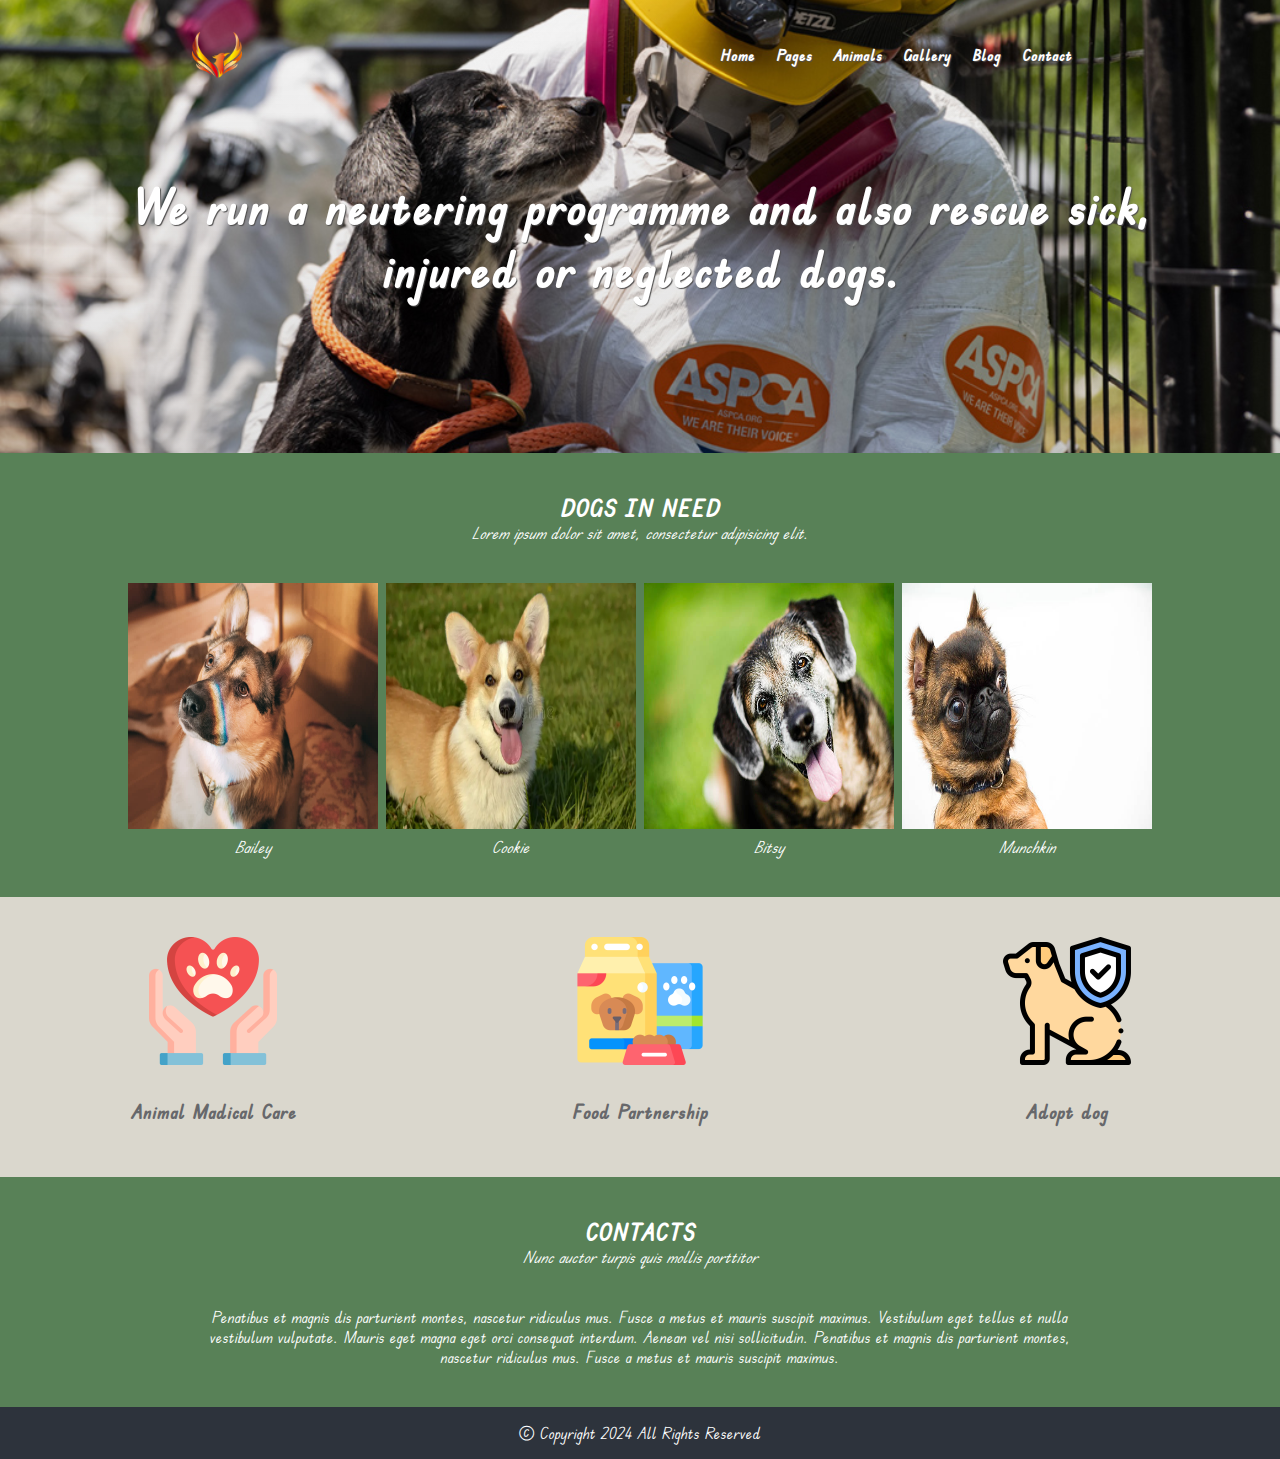
<file: ExamPreparation/02.AnimalRescue_Resources/index.html>
<!DOCTYPE html>
<html lang="en">

<head>
    <link rel="stylesheet" href="style.css">
    <link rel="stylesheet" href="responsive.css">
    <meta charset="UTF-8">
    <meta name="viewport" content="width=device-width, initial-scale=1.0">
    <meta http-equiv="X-UA-Compatible" content="ie=edge">
    <title>Animal Rescue</title>
</head>

<body>
    <header>
        <nav>
            <img src="./images/logo.png" alt="">
            <ul>
                <li><a href="#">Home</a></li>
                <li><a href="#">Pages</a></li>
                <li><a href="#">Animals</a></li>
                <li><a href="#">Gallery</a></li>
                <li><a href="#">Blog</a></li>
                <li><a href="#">Contact</a></li>
            </ul>
        </nav>
        <section class="header-title">
            <h1>We run a neutering programme and also rescue sick, injured or neglected dogs.</h1>
        </section>
    </header>
    <main>
        <section class="our-dogs">
            <div class="our-dogs-wrapper">
                <h3>DOGS IN NEED</h3>
                <p>Lorem ipsum dolor sit amet, consectetur adipisicing elit.</p>
                <ul>
                    <li>
                        <img src="./images/bailey.jpg" alt="pic">
                        <p>Bailey</p>
                    </li>
                    <li>
                        <img src="./images/cookie.webp" alt="pic">
                        <p>Cookie</p>
                    </li>
                    <li>
                        <img src="./images/bitsy.jpg" alt="pic">
                        <p>Bitsy</p>
                    </li>
                    <li>
                        <img src="./images/munckin.jpg" alt="pic">
                        <p>Munchkin</p>
                    </li>
                </ul>
            </div>
        </section>
        <section class="helpNeed">
            <ul>
                <li>
                    <img src="./images/animal-care.png">
                    <h4>Animal Madical Care</h4>

                </li>
                <li>
                    <img src="./images/pet-food.png">
                    <h4>Food Partnership</h4>
                </li>
                <li>
                    <img src="./images/dog.png">
                    <h4>Adopt dog</h4>
                </li>
            </ul>

        </section>
        <section class="contact">
            <h3>CONTACTS</h3>
            <p>Nunc auctor turpis quis mollis porttitor</p>
            <p>Penatibus et magnis dis parturient montes, nascetur ridiculus mus. Fusce a metus et mauris suscipit
                maximus. Vestibulum eget tellus et nulla vestibulum vulputate. Mauris eget magna eget orci consequat
                interdum. Aenean vel nisi sollicitudin. Penatibus et magnis dis parturient montes, nascetur ridiculus
                mus. Fusce a metus et mauris suscipit maximus.</p>
        </section>
    </main>
    <footer>
        <p>© Copyright 2024 All Rights Reserved</p>
    </footer>
</body>

</html>
</file>
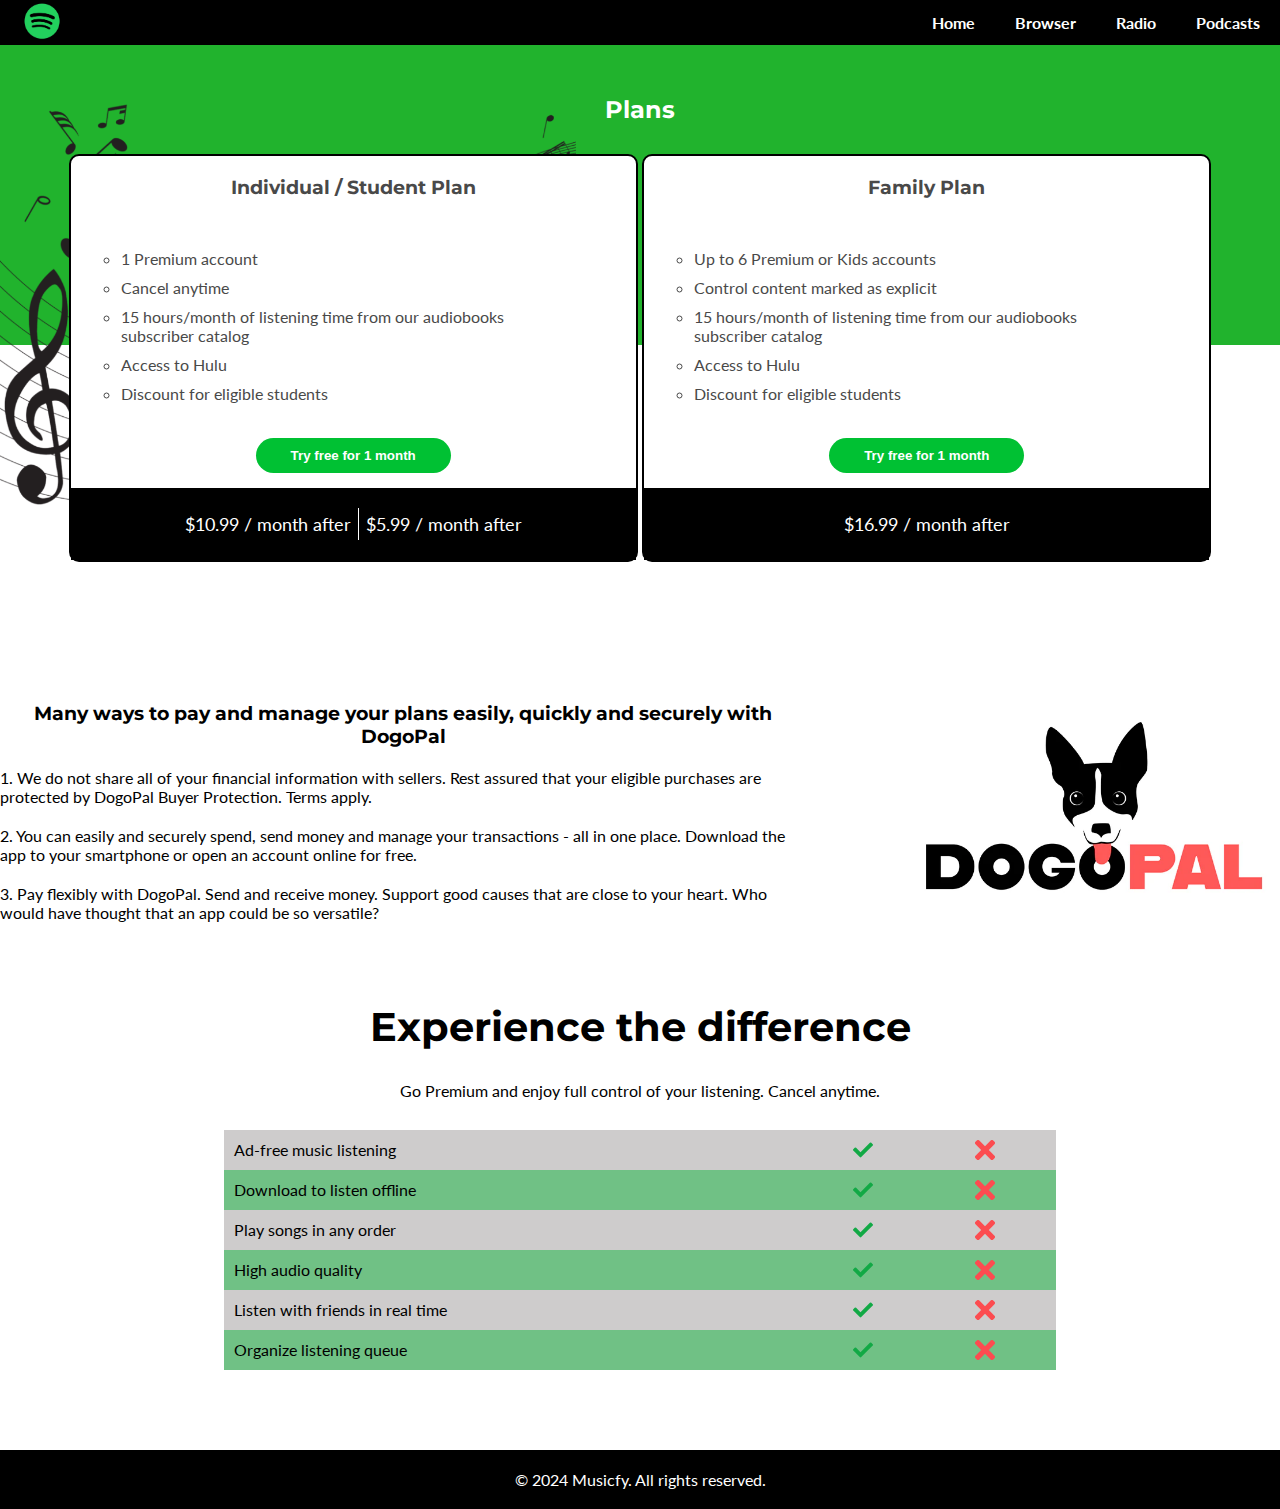
<file: ExamPreparation/03.Musicfy_Resources/index.html>
<!DOCTYPE html>
<html lang="en">
<head>
    <meta charset="UTF-8">
    <meta name="viewport" content="width=device-width, initial-scale=1.0">
    <title>Document</title>
    <link rel="stylesheet" href="style.css">
</head>
<body>
    <header>
        <div class="img-wrapper">
            <img src="./images/logo.jpeg" alt="logo">
        </div>
        <nav>
            <ul class="list-items">
            <li>Home</li>
            <li>Browser</li>
            <li>Radio</li>
            <li>Podcasts</li>
            </ul>
        </nav>
    </header>

    <main>
        <div class="img-wrapper">
            <img src="./images/music.png" alt="notes">
        </div>
        <h2>Plans</h2>

        <section class="taxes">
            <article class="taxes-card basic">
                <h3>Individual / Student Plan</h3>
                <ul>
                    <li>1 Premium account</li>
                    <li>Cancel anytime</li>
                    <li>15 hours/month of listening time from our audiobooks subscriber catalog</li>
                    <li>Access to Hulu</li>
                    <li>Discount for eligible students</li>
                </ul>

                <button>Try free for 1 month</button>
                <footer>
                    <div>
                        <p class="main-description">$10.99 / month after</p>
                    </div>
                    <div>
                        <p class="main-description">$5.99 / month after</p>
                    </div>
                </footer>
            </article>

            <article class="taxes-card professional">
                <h3>Family Plan</h3>
                <ul>
                    <li>Up to 6 Premium or Kids accounts</li>
                    <li>Control content marked as explicit</li>
                    <li>15 hours/month of listening time from our audiobooks subscriber catalog</li>
                    <li>Access to Hulu</li>
                    <li>Discount for eligible students</li>
                </ul>

                <button>Try free for 1 month</button>
                <footer>
                    <div>
                        <p class="main-description">$16.99 / month after</p>
                    </div>
                </footer>
            </article>
        </section>

        <section class="finnance">
            <article class="content">
                <h3>Many ways to pay and manage your plans easily, quickly and securely with DogoPal</h3>
                <p>1. We do not share all of your financial information with sellers. Rest assured that your eligible purchases are protected by DogoPal Buyer Protection. Terms apply.</p>
                <p>2. You can easily and securely spend, send money and manage your transactions - all in one place. Download the app to your smartphone or open an account online for free.</p>
                <p>3. Pay flexibly with DogoPal. Send and receive money. Support good causes that are close to your heart. Who would have thought that an app could be so versatile?</p>
            </article>
            <article class="post-img-wrapper">
                <img src="./images/dogopal.webp" alt="dog logo">
            </article>
        </section>

        <section class="diff-form">
            <h3>Experience the difference</h3>
            <p>Go Premium and enjoy full control of your listening. Cancel anytime.</p>
            <ul>
                <li>Ad-free music listening <span><img src="./images/check.svg" alt="check"><img src="./images/cross.svg" alt="cross"></span></li>
                <li>Download to listen offline <span><img src="./images/check.svg" alt="check"><img src="./images/cross.svg" alt="cross"></span></li>
                <li>Play songs in any order <span><img src="./images/check.svg" alt="check"><img src="./images/cross.svg" alt="cross"></span></li>
                <li>High audio quality <span><img src="./images/check.svg" alt="check"><img src="./images/cross.svg" alt="cross"></span></li>
                <li>Listen with friends in real time <span><img src="./images/check.svg" alt="check"><img src="./images/cross.svg" alt="cross"></span></li>
                <li>Organize listening queue <span><img src="./images/check.svg" alt="check"><img src="./images/cross.svg" alt="cross"></span></li>
            </ul>
        </section>
    </main>

    <footer>&copy; 2024 Musicfy. All rights reserved.</footer>
</body>
</html>
</file>
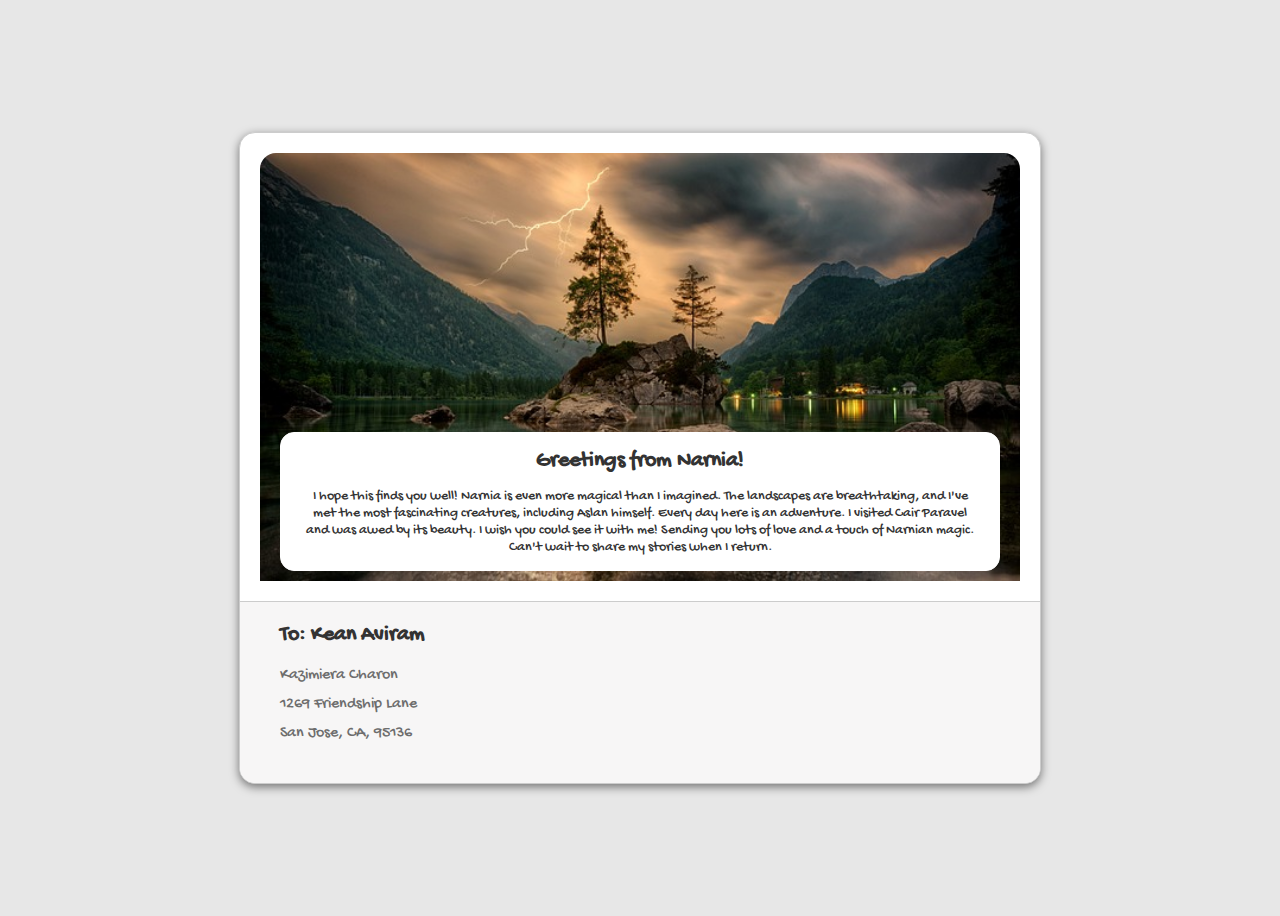
<file: ExamPreparation/01.Postcard_Resources/postcard.html>
<!DOCTYPE html>
<html lang="en">
<head>
    <meta charset="UTF-8">
    <meta name="viewport" content="width=device-width, initial-scale=1.0">
    <title>Document</title>
    <link rel="stylesheet" href="postcard.css">
</head>
<body>
    <div class="postcard">
        <div class="postcard-front">
            <img src="./images/nature.jpg" alt="nature image">
            <div class="message">
                <h1>Greetings from Narnia!</h1>
                <p>I hope this finds you well! Narnia is even more magical than I imagined. The landscapes are breathtaking, and I've met the most fascinating creatures, including Aslan himself. Every day here is an adventure. I visited Cair Paravel and was awed by its beauty. I wish you could see it with me! Sending you lots of love and a touch of Narnian magic. Can't wait to share my stories when I return.</p>
            
            </div>
        </div>
        <div class="postcard-back">
            <div class="address">
                <h2>To: Kean Aviram</h2>
                <p>Kazimiera Charon</p>
                <p>1269 Friendship Lane</p>
                <p>San Jose, CA, 95136</p>
            </div>
    </div>
</body>
</html>
</file>
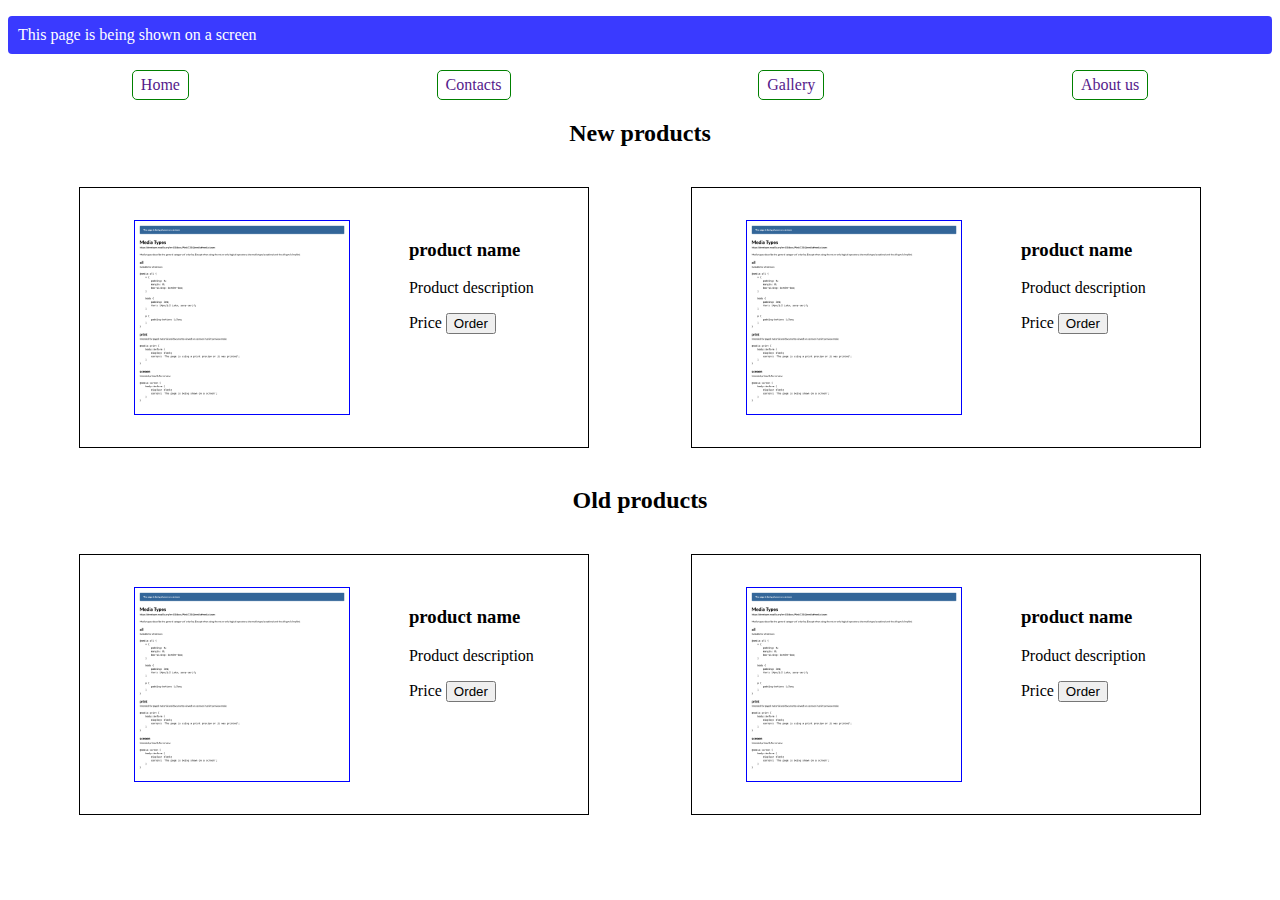
<file: ResponsiveWebDesign/Lab/01/media-types.html>
<!doctype html>
<html lang="en">
  <head>
    <meta charset="UTF-8" />
    <meta name="viewport" content="width=device-width, initial-scale=1.0" />
    <title>Document</title>
    <link rel="stylesheet" href="media-types.css" />
  </head>
  <body>
    <p class="banner">This page is being shown on a screen</p>

    <header>
      <nav class="top-nav">
        <ul>
          <li><a href="">Home</a></li>
          <li><a href="">Contacts</a></li>
          <li><a href="">Gallery</a></li>
          <li><a href="">About us</a></li>
        </ul>
      </nav>
    </header>

    <main>
      <h2>New products</h2>
      <section class="new-products items-ctr">
        <article class="item">
          <div class="img-ctr">
            <img src="./screenshot_[1200px].png" alt="some image">
          </div>
          <div class="text-ctr">
            <h3>product name</h3>
            <p>Product description</p>
            <span>Price</span>
            <button>Order</button>
          </div>
        </article>
        <article class="item">
          <div class="img-ctr">
            <img src="./screenshot_[1200px].png" alt="some image">
          </div>
          <div class="text-ctr">
            <h3>product name</h3>
            <p>Product description</p>
            <span>Price</span>
            <button>Order</button>
          </div>
        </article>
      </section>
      <h2>Old products</h2>
      <section class="old-products items-ctr">
        <article class="item">
          <div class="img-ctr">
            <img src="./screenshot_[1200px].png" alt="some image">
          </div>
          <div class="text-ctr">
            <h3>product name</h3>
            <p>Product description</p>
            <span>Price</span>
            <button>Order</button>
          </div>
        </article>
        <article class="item">
          <div class="img-ctr">
            <img src="./screenshot_[1200px].png" alt="some image">
          </div>
          <div class="text-ctr">
            <h3>product name</h3>
            <p>Product description</p>
            <span>Price</span>
            <button>Order</button>
          </div>
        </article>
      </section>
    </main>
  </body>
</html>
</file>
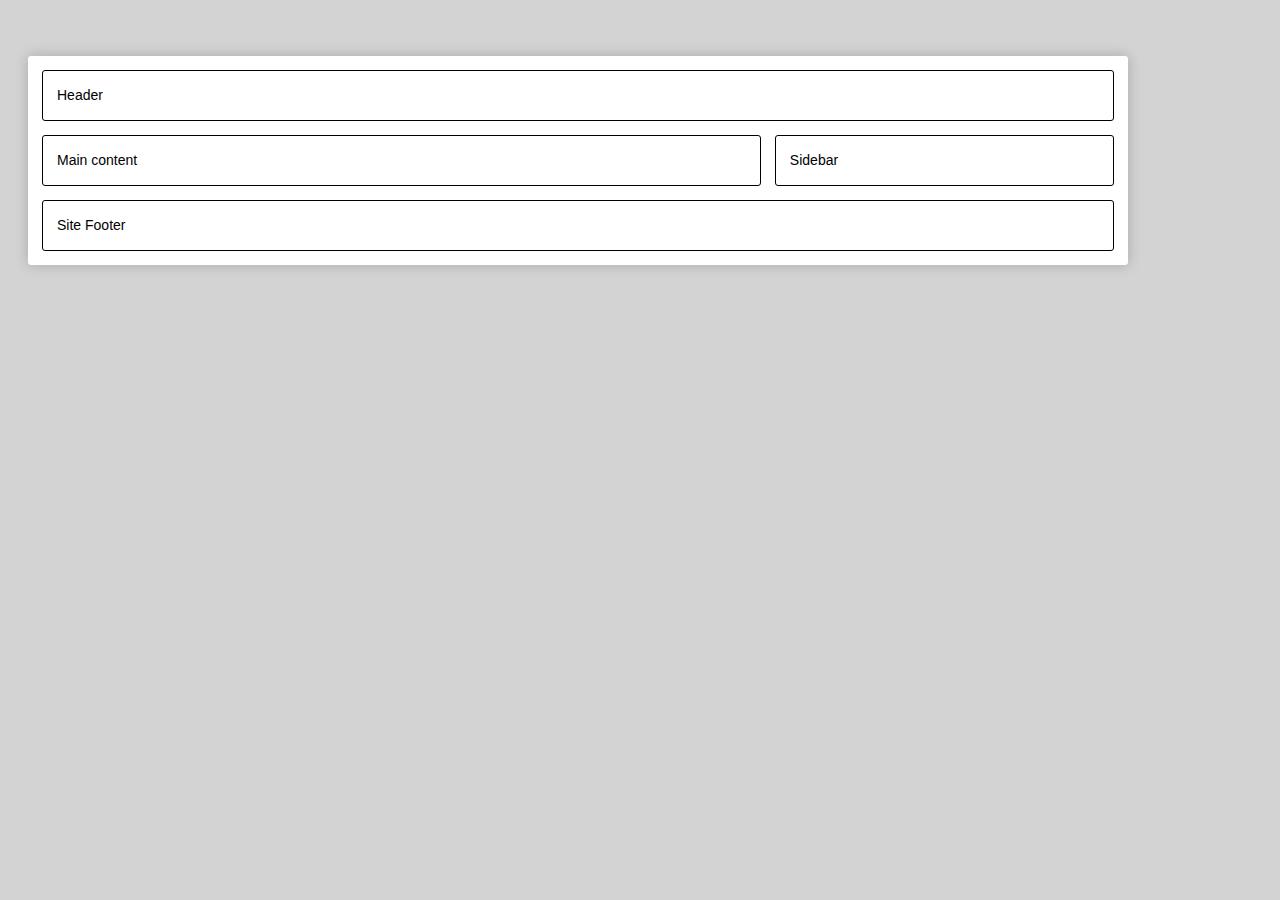
<file: ResponsiveWebDesign/MoreExercise/01/simple-blog-layout.html>
<!DOCTYPE html>
<html lang="en">
<head>
    <meta charset="UTF-8">
    <meta name="viewport" content="width=device-width, initial-scale=1.0">
    <title>Document</title>
    <link rel="stylesheet" href="simple-blog-layout.css">
</head>
<body>
    <div class="site">
        <header class="site-header">
            <p>Header</p>
        </header>
        <main>
            <p>Main content</p>
        </main>
        <aside>
            <p>Sidebar</p>
        </aside>
        <footer class="site-footer">
            <p>Site Footer</p>
        </footer>
    </div>
</body>
</html>
</file>
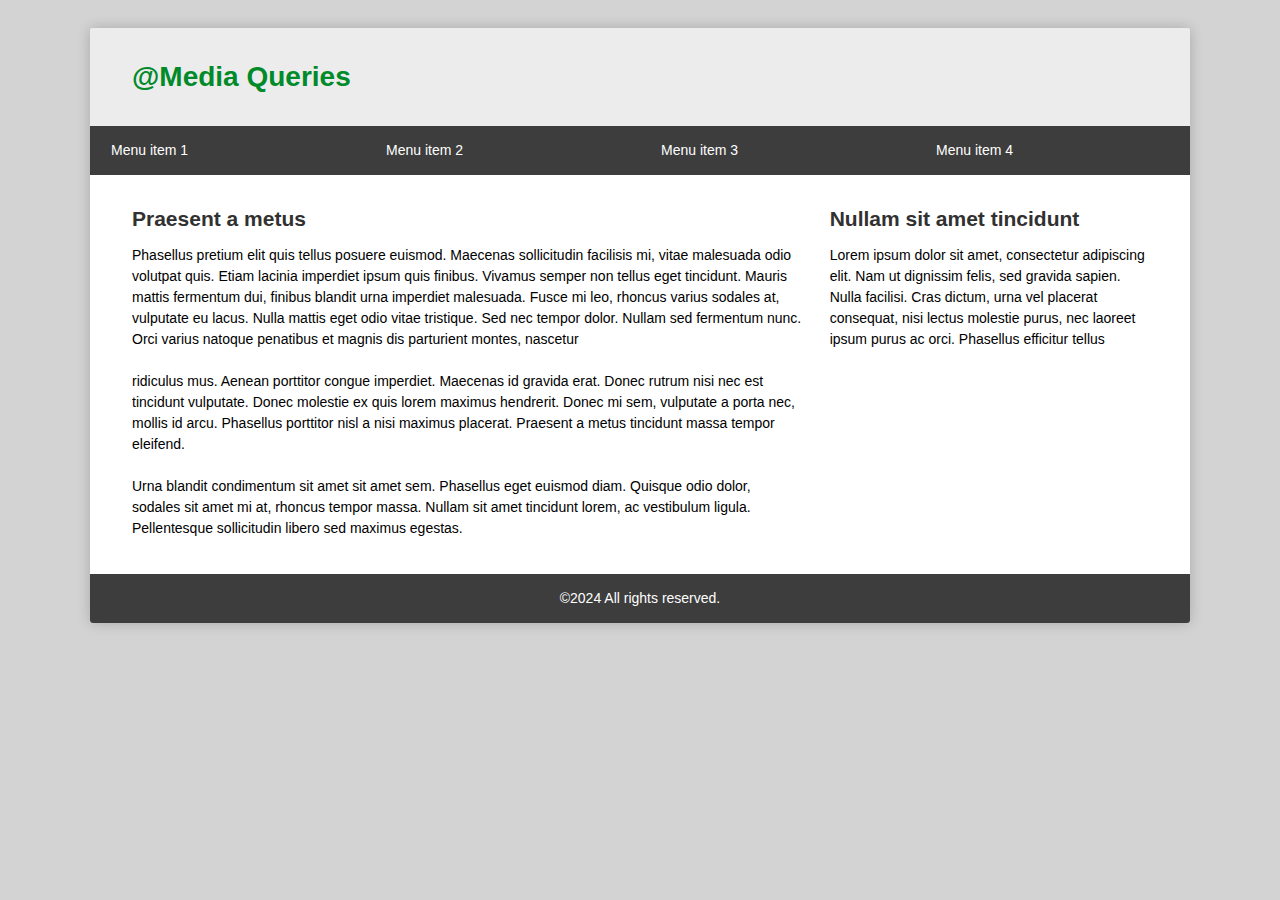
<file: ResponsiveWebDesign/MoreExercise/02/blog-layout.html>
<!doctype html>
<html lang="en">
  <head>
    <meta charset="UTF-8" />
    <meta name="viewport" content="width=device-width, initial-scale=1.0" />
    <title>Document</title>
    <link rel="stylesheet" href="blog-layout.css" />
  </head>
  <body>
    <div class="site">
      <header class="site-header">
        <h1>@Media Queries</h1>
        <nav class="menu">
          <ul>
            <li><a href="">Menu item 1</a></li>
            <li><a href="">Menu item 2</a></li>
            <li><a href="">Menu item 3</a></li>
            <li><a href="">Menu item 4</a></li>
          </ul>
        </nav>
      </header>

      <div class="site-content">
        <main>
          <article>
            <header>
              <h2>Praesent a metus</h2>
            </header>
            <p>
              Phasellus pretium elit quis tellus posuere euismod. Maecenas
              sollicitudin facilisis mi, vitae malesuada odio volutpat quis.
              Etiam lacinia imperdiet ipsum quis finibus. Vivamus semper non
              tellus eget tincidunt. Mauris mattis fermentum dui, finibus
              blandit urna imperdiet malesuada. Fusce mi leo, rhoncus varius
              sodales at, vulputate eu lacus. Nulla mattis eget odio vitae
              tristique. Sed nec tempor dolor. Nullam sed fermentum nunc. Orci
              varius natoque penatibus et magnis dis parturient montes, nascetur
            </p>
            <p>
              ridiculus mus. Aenean porttitor congue imperdiet. Maecenas id
              gravida erat. Donec rutrum nisi nec est tincidunt vulputate. Donec
              molestie ex quis lorem maximus hendrerit. Donec mi sem, vulputate
              a porta nec, mollis id arcu. Phasellus porttitor nisl a nisi
              maximus placerat. Praesent a metus tincidunt massa tempor
              eleifend.
            </p>
            <p>
              Urna blandit condimentum sit amet sit amet sem. Phasellus eget
              euismod diam. Quisque odio dolor, sodales sit amet mi at, rhoncus
              tempor massa. Nullam sit amet tincidunt lorem, ac vestibulum
              ligula. Pellentesque sollicitudin libero sed maximus egestas.
            </p>
          </article>
        </main>

        <aside>
          <h2>Nullam sit amet tincidunt</h2>
          <p>
            Lorem ipsum dolor sit amet, consectetur adipiscing elit. Nam ut
            dignissim felis, sed gravida sapien. Nulla facilisi. Cras dictum,
            urna vel placerat consequat, nisi lectus molestie purus, nec laoreet
            ipsum purus ac orci. Phasellus efficitur tellus
          </p>
        </aside>
      </div>

      <footer>
        <p>&copy;2024 All rights reserved.</p>
      </footer>
    </div>
  </body>
</html>
</file>
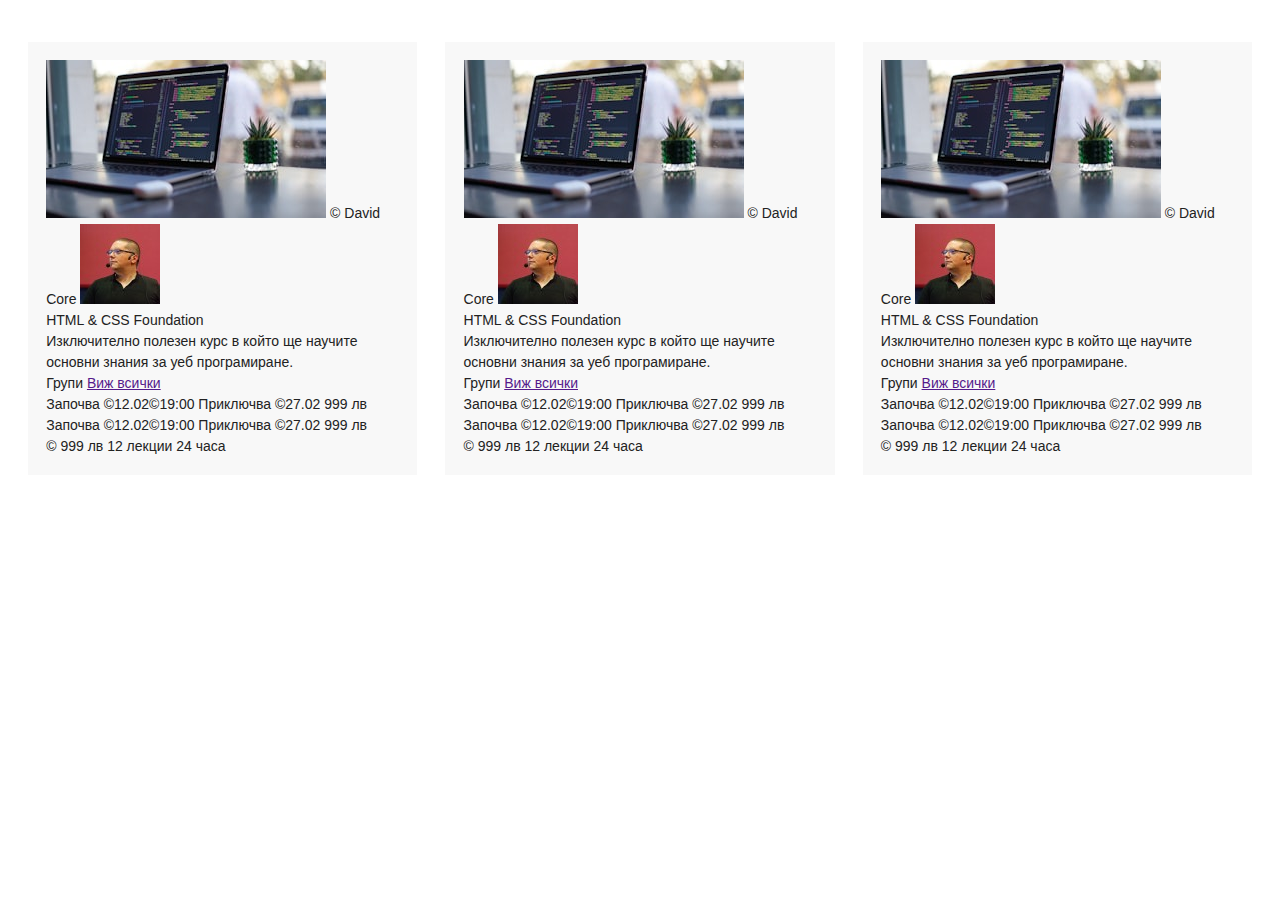
<file: ResponsiveWebDesign/MoreExercise/10/card-online-course.html>
<!DOCTYPE html>
<html lang="en">
<head>
    <meta charset="UTF-8">
    <meta name="viewport" content="width=device-width, initial-scale=1.0">
    <title>Document</title>
    <link rel="stylesheet" href="card-online-course.css">
</head>
<body>
    <div class="cards-list">
        <div class="card">
            <span class="card-image">
                <img src="images/media.jpg" alt="">

                <span class="author">
                    <span class="label">
                        &copy;
                        <span class="name">David Core</span>
                    </span>
                </span>

                <span class="avatar">
                    <img src="images/avatar.jpg" alt="">
                </span>
            </span>

            <span class="card-content">
                <span class="card-title">HTML & CSS Foundation</span>
                <p>Изключително полезен курс в който ще научите основни знания за уеб програмиране.</p>
            </span>

            <span class="card-item-group">
                <span class="title">Групи</span>
                <a href="">Виж всички</a>
            </span>

            <span class="card-item-group-enrty">
                <span class="start">
                    <span class="label">Започва</span>
                    &copy;12.02&copy;19:00
                </span>
                <span class="end">
                    <span class="label">Приключва</span>
                    &copy;27.02
                </span>
                <span class="price">
                    <span class="value">999 лв</span>
                </span>
            </span>

            <span class="card-item-group-enrty">
                <span class="start">
                    <span class="label">Започва</span>
                    &copy;12.02&copy;19:00
                </span>
                <span class="end">
                    <span class="label">Приключва</span>
                    &copy;27.02
                </span>
                <span class="price">
                    <span class="value">999 лв</span>
                </span>
            </span>

            <span class="card-item-price">
                <span class="valuie-price">
                    &copy;
                    999 лв
                </span>

                <span class="value-item">12 лекции</span>
                <span class="value-item">24 часа</span>
            </span>
        </div>
         <div class="card">
            <span class="card-image">
                <img src="images/media.jpg" alt="">

                <span class="author">
                    <span class="label">
                        &copy;
                        <span class="name">David Core</span>
                    </span>
                </span>

                <span class="avatar">
                    <img src="images/avatar.jpg" alt="">
                </span>
            </span>

            <span class="card-content">
                <span class="card-title">HTML & CSS Foundation</span>
                <p>Изключително полезен курс в който ще научите основни знания за уеб програмиране.</p>
            </span>

            <span class="card-item-group">
                <span class="title">Групи</span>
                <a href="">Виж всички</a>
            </span>

            <span class="card-item-group-enrty">
                <span class="start">
                    <span class="label">Започва</span>
                    &copy;12.02&copy;19:00
                </span>
                <span class="end">
                    <span class="label">Приключва</span>
                    &copy;27.02
                </span>
                <span class="price">
                    <span class="value">999 лв</span>
                </span>
            </span>

            <span class="card-item-group-enrty">
                <span class="start">
                    <span class="label">Започва</span>
                    &copy;12.02&copy;19:00
                </span>
                <span class="end">
                    <span class="label">Приключва</span>
                    &copy;27.02
                </span>
                <span class="price">
                    <span class="value">999 лв</span>
                </span>
            </span>

            <span class="card-item-price">
                <span class="valuie-price">
                    &copy;
                    999 лв
                </span>

                <span class="value-item">12 лекции</span>
                <span class="value-item">24 часа</span>
            </span>
        </div>
         <div class="card">
            <span class="card-image">
                <img src="images/media.jpg" alt="">

                <span class="author">
                    <span class="label">
                        &copy;
                        <span class="name">David Core</span>
                    </span>
                </span>

                <span class="avatar">
                    <img src="images/avatar.jpg" alt="">
                </span>
            </span>

            <span class="card-content">
                <span class="card-title">HTML & CSS Foundation</span>
                <p>Изключително полезен курс в който ще научите основни знания за уеб програмиране.</p>
            </span>

            <span class="card-item-group">
                <span class="title">Групи</span>
                <a href="">Виж всички</a>
            </span>

            <span class="card-item-group-enrty">
                <span class="start">
                    <span class="label">Започва</span>
                    &copy;12.02&copy;19:00
                </span>
                <span class="end">
                    <span class="label">Приключва</span>
                    &copy;27.02
                </span>
                <span class="price">
                    <span class="value">999 лв</span>
                </span>
            </span>

            <span class="card-item-group-enrty">
                <span class="start">
                    <span class="label">Започва</span>
                    &copy;12.02&copy;19:00
                </span>
                <span class="end">
                    <span class="label">Приключва</span>
                    &copy;27.02
                </span>
                <span class="price">
                    <span class="value">999 лв</span>
                </span>
            </span>

            <span class="card-item-price">
                <span class="valuie-price">
                    &copy;
                    999 лв
                </span>

                <span class="value-item">12 лекции</span>
                <span class="value-item">24 часа</span>
            </span>
        </div>
    </div>
</body>
</html>
</file>
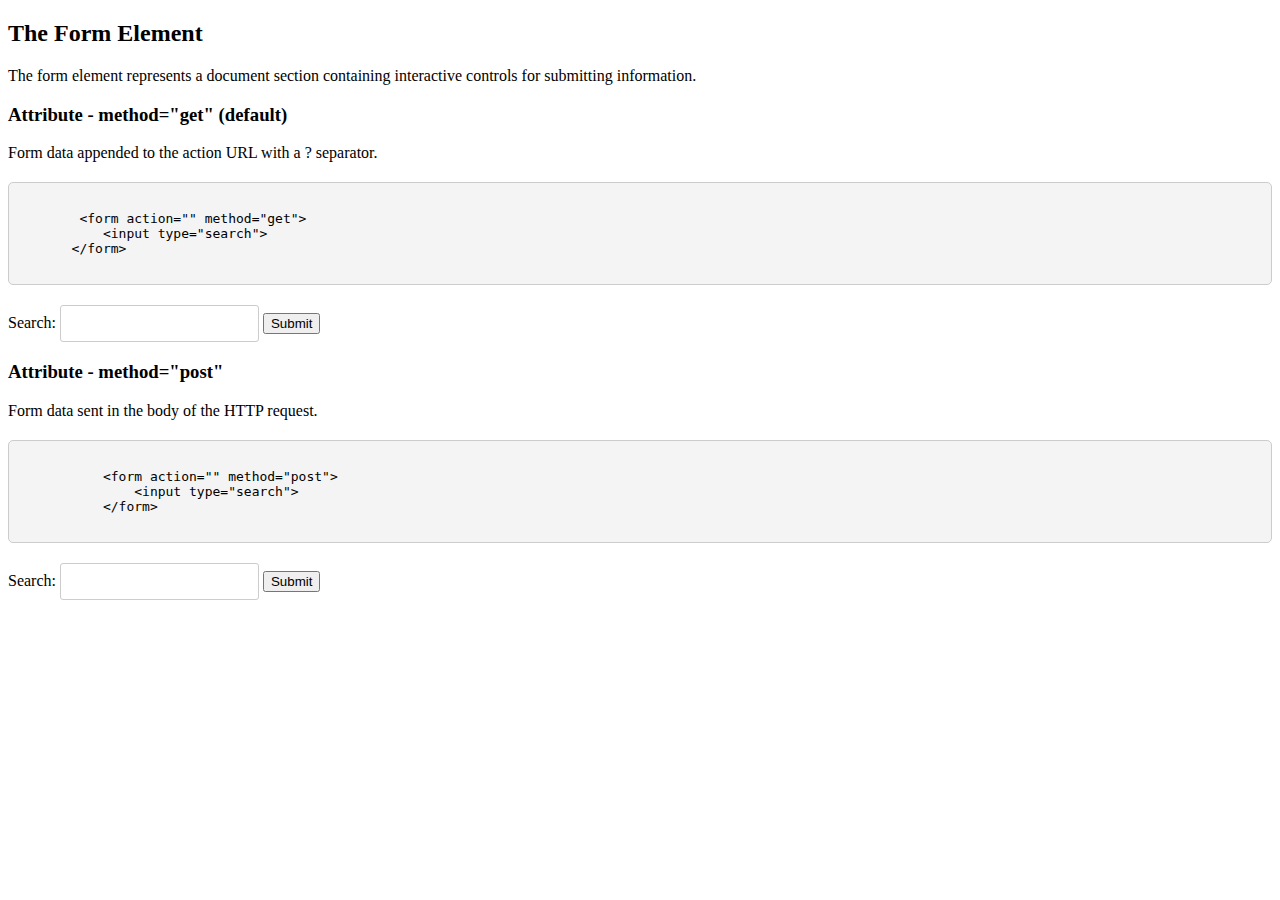
<file: WorkingWithForms/Lab/01/form.html>
<!doctype html>
<html lang="en">
  <head>
    <meta charset="UTF-8" />
    <meta name="viewport" content="width=device-width, initial-scale=1.0" />
    <title>Document</title>
    <link rel="stylesheet" href="form.css" />
  </head>
  <body>
    <h2>The Form Element</h2>
    <div>
      The form element represents a document section containing interactive
      controls for submitting information.
    </div>

    <h3>Attribute - method="get" (default)</h3>
    <div>Form data appended to the action URL with a ? separator.</div>

    <section class="code">
      <pre><code>
         &lt;form action="" method="get"&gt; 
            &lt;input type="search"&gt;
        &lt;/form&gt;
      </code></pre>
    </section>

    <form action="" method="get">
      <label for="search-get">Search:</label>
      <input type="search" id="search-get" />
      <button type="submit">Submit</button>
    </form>

    <h3>Attribute - method="post"</h3>
    <div>Form data sent in the body of the HTTP request.</div>

    <section class="code">
      <pre><code>
            &lt;form action="" method="post"&gt; 
                &lt;input type="search"&gt;
            &lt;/form&gt;
        </code></pre>
    </section>

    <form action="" method="post">
      <label for="search-post">Search:</label>
      <input type="search" id="search-post" />
      <button type="submit">Submit</button>
    </form>
  </body>
</html>
</file>
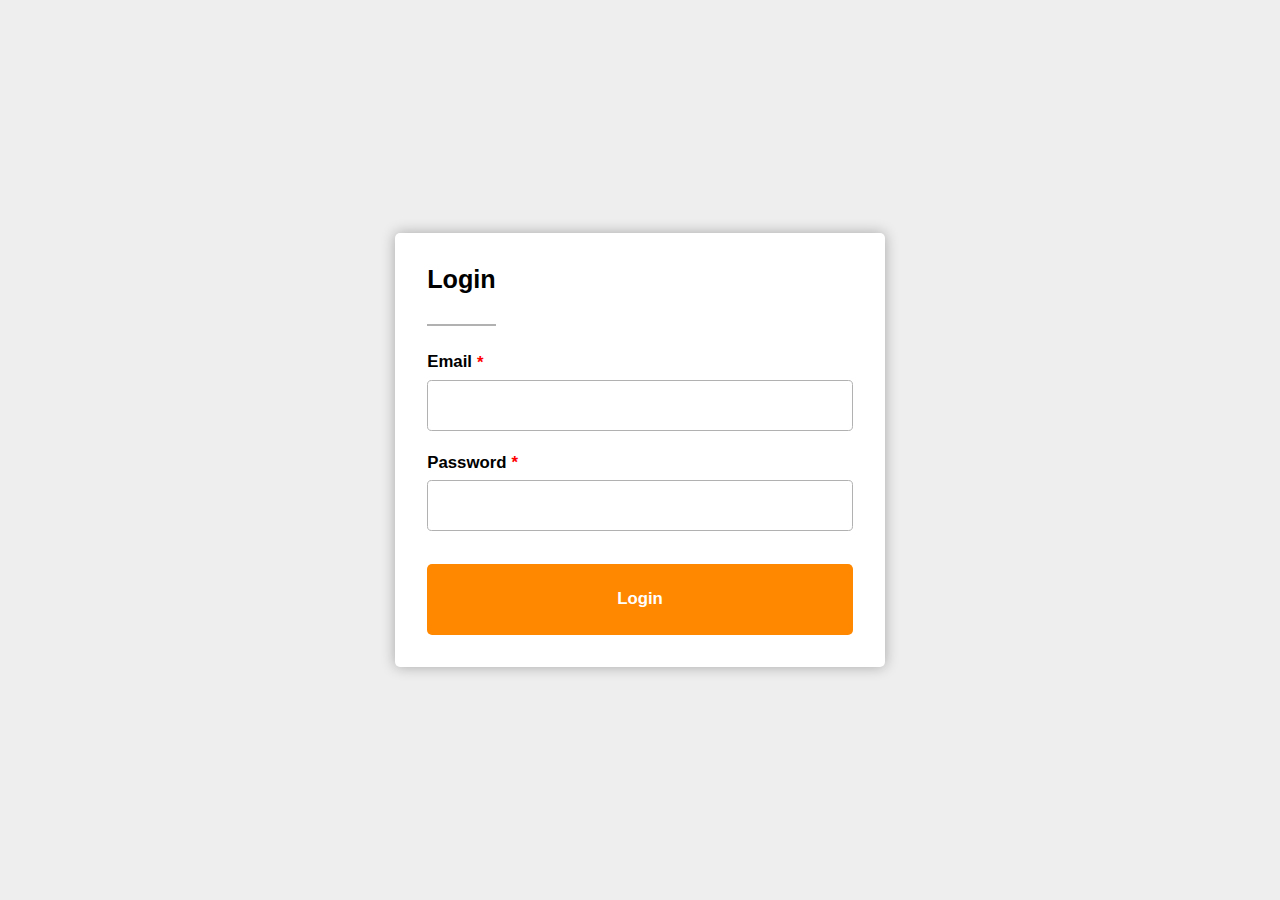
<file: WorkingWithForms/MoreExercise/01/login-form.html>
<!DOCTYPE html>
<html lang="en">
<head>
    <meta charset="UTF-8">
    <meta name="viewport" content="width=device-width, initial-scale=1.0">
    <title>Document</title>
    <link rel="stylesheet" href="login-form.css">
</head>
<body>
    <form action="" class="login">
        <fieldset>
            <legend>Login</legend>
                <p class="field">
                    <input type="email" id="email" name="email" required/>
                    <label for="email">Email</label>
                </p>
                <p class="field">
                    <input type="password" id="password" name="password" required/>
                    <label for="password">Password</label>
                </p>
                <input type="submit" value="Login" class="button"/>
        </fieldset>

    </form>
</body>
</html>
</file>
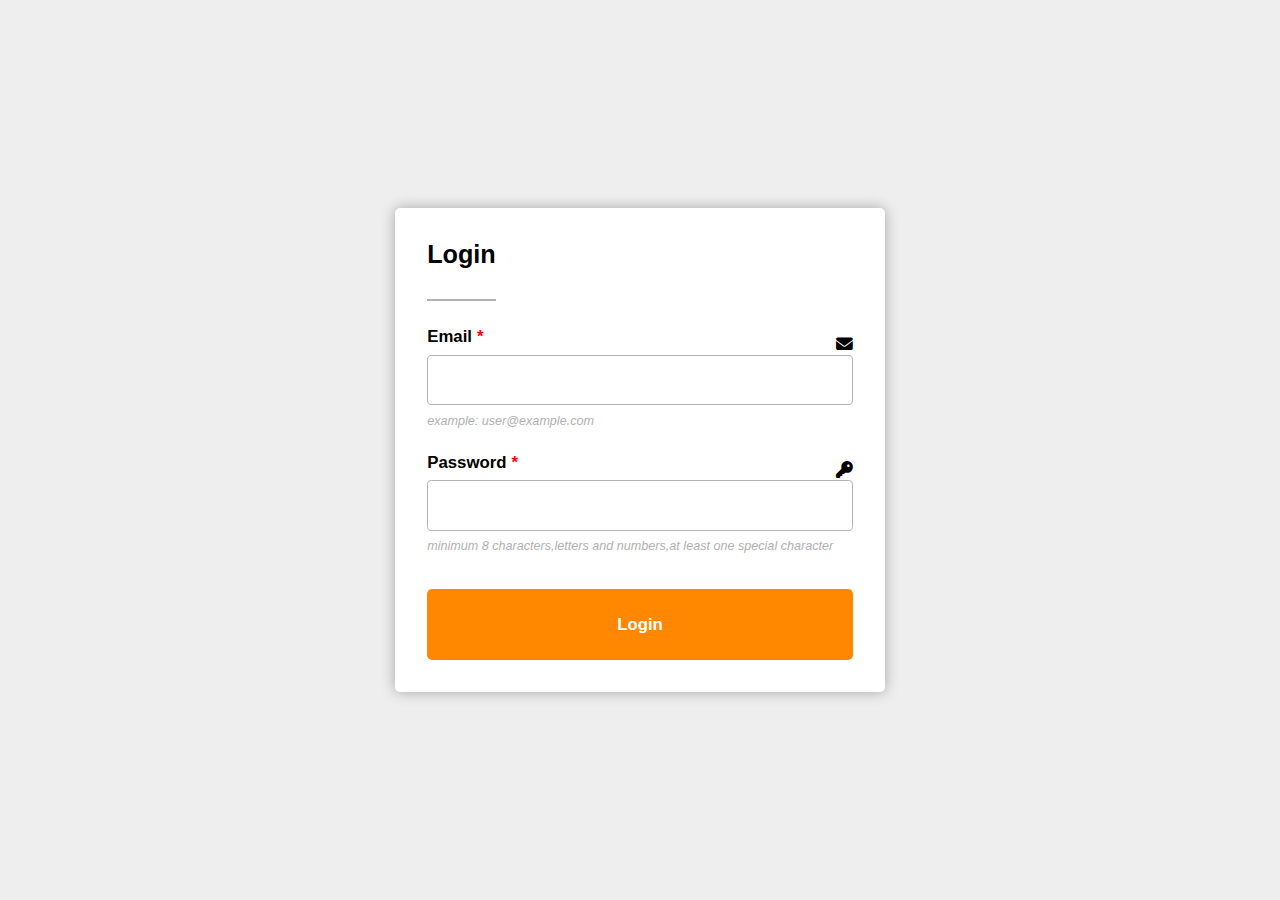
<file: WorkingWithForms/MoreExercise/02/login-form2.html>
<!DOCTYPE html>
<html lang="en">
<head>
    <meta charset="UTF-8">
    <meta name="viewport" content="width=device-width, initial-scale=1.0">
    <title>Document</title>
    <link rel="stylesheet" href="login-form2.css">
</head>
<body>
    <form action="" class="login">
        <fieldset>
            <legend>Login</legend>
                <p class="field">
                    <input type="email" id="email" name="email" required/>
                    <label for="email">Email</label>
                    <span>example: user@example.com</span>
                </p>
                <p class="field">
                    <input type="password" id="password" name="password" required/>
                    <label for="password">Password</label>
                    <span>minimum 8 characters,letters and numbers,at least one special character</span>
                </p>
                <input type="submit" value="Login" class="button"/>
        </fieldset>

    </form>
</body>
</html>
</file>
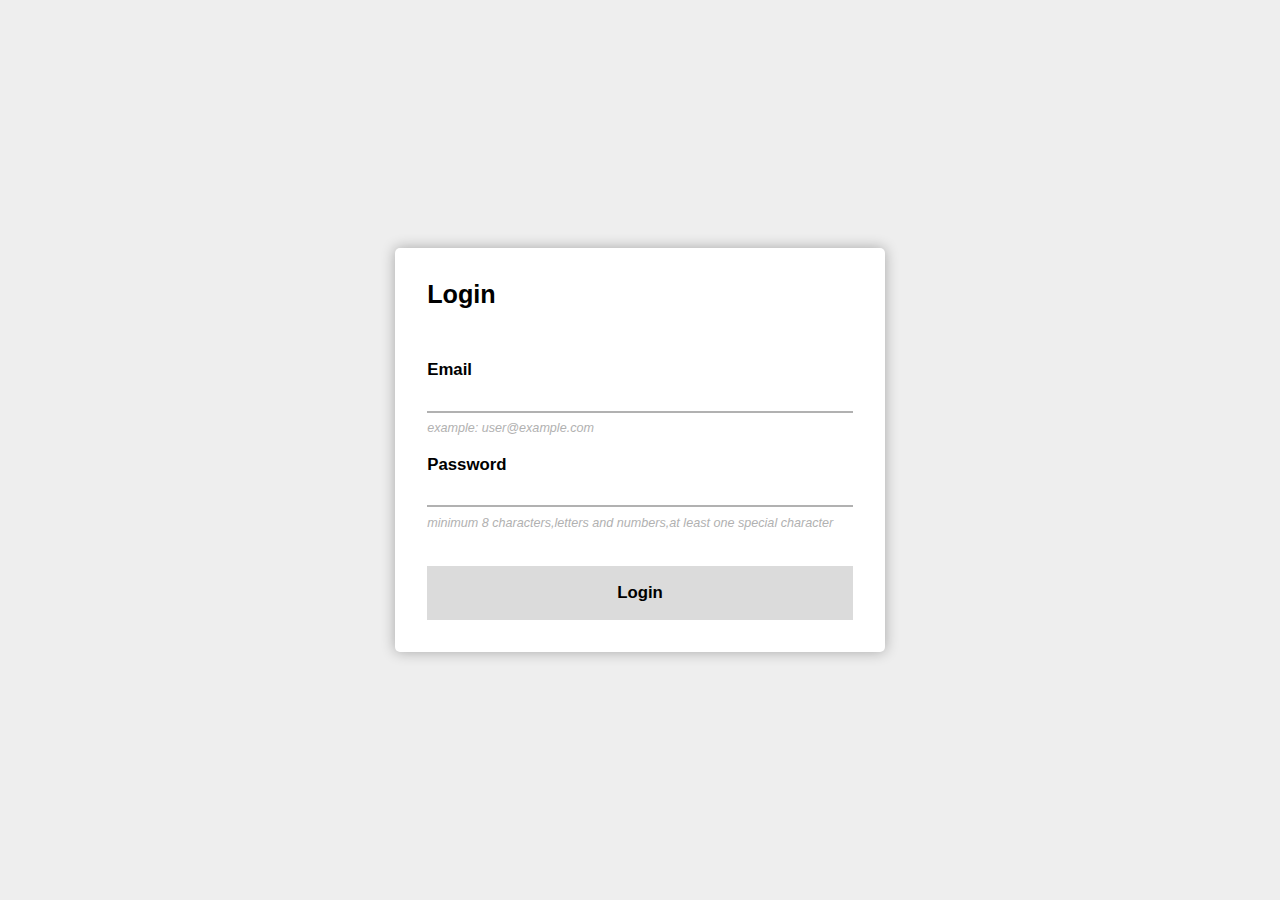
<file: WorkingWithForms/MoreExercise/04/login-form4.html>
<!DOCTYPE html>
<html lang="en">
<head>
    <meta charset="UTF-8">
    <meta name="viewport" content="width=device-width, initial-scale=1.0">
    <title>Document</title>
    <link rel="stylesheet" href="login-form4.css">
</head>
<body>
    <form action="" class="login">
        <fieldset>
            <legend>Login</legend>
                <p class="field">
                    <input type="email" id="email" name="email" required/>
                    <label for="email">Email</label>
                    <span>example: user@example.com</span>
                </p>
                <p class="field">
                    <input type="password" id="password" name="password" required/>
                    <label for="password">Password</label>
                    <span>minimum 8 characters,letters and numbers,at least one special character</span>
                </p>
                <input type="submit" value="Login" class="button"/>
        </fieldset>

    </form>
</body>
</html>
</file>
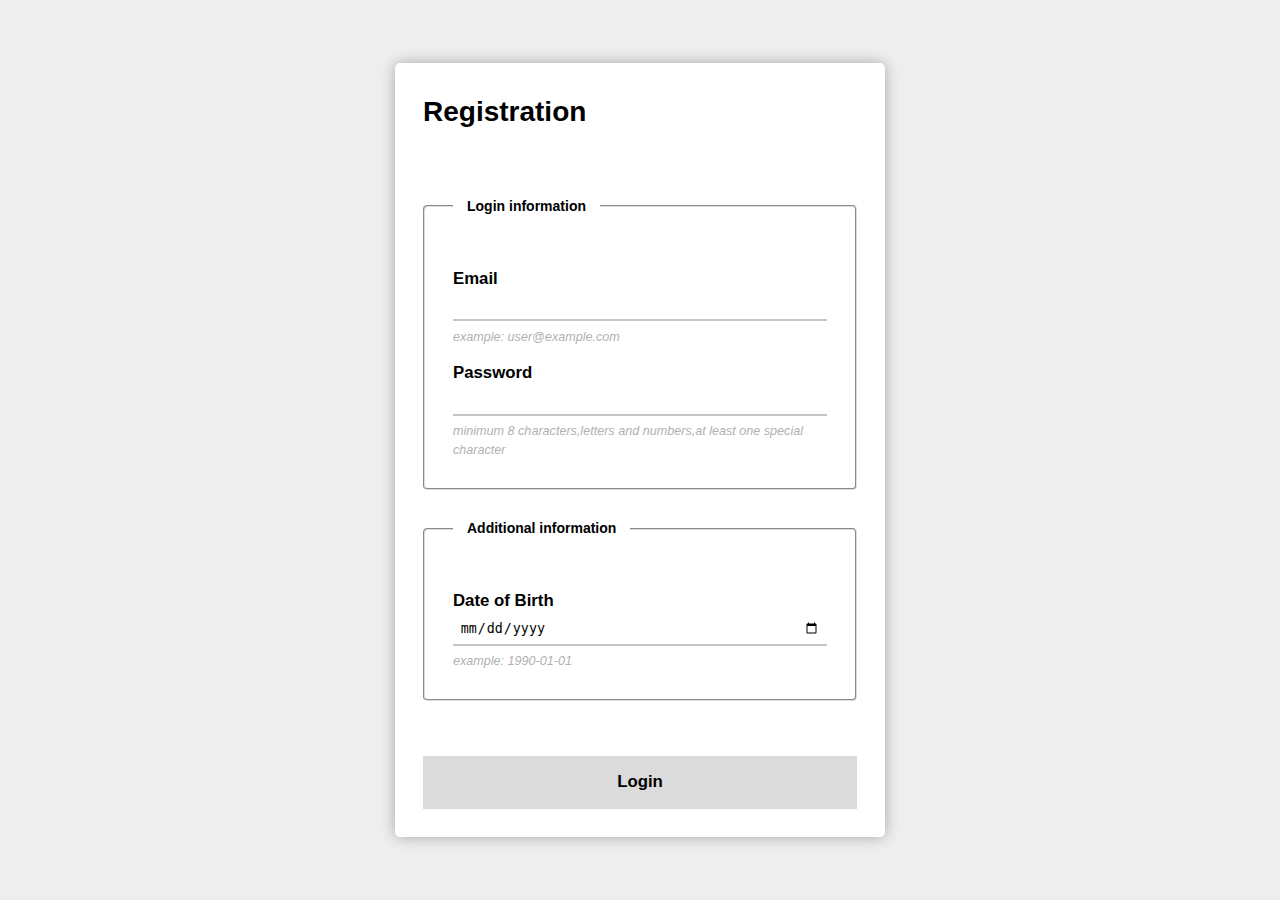
<file: WorkingWithForms/MoreExercise/05/login-form5.html>
<!DOCTYPE html>
<html lang="en">
<head>
    <meta charset="UTF-8">
    <meta name="viewport" content="width=device-width, initial-scale=1.0">
    <title>Document</title>
    <link rel="stylesheet" href="login-form5.css">
</head>
<body>
    <form action="" class="login">
        <h2>Registration</h2>

        <fieldset> 
            <legend>Login information</legend>
                <p class="field">
                    <input type="email" id="email" name="email" required/>
                    <label for="email">Email</label>
                    <span>example: user@example.com</span>
                </p>
                <p class="field">
                    <input type="password" id="password" name="password" required/>
                    <label for="password">Password</label>
                    <span>minimum 8 characters,letters and numbers,at least one special character</span>
                </p>
                
        </fieldset>

        <fieldset>
            <legend>Additional information</legend>
                <p class="field">
                    <input type="date" id="date" name="date" required/>
                    <label for="date">Date of Birth</label>
                    <span>example: 1990-01-01</span>
                </p>
                
        </fieldset>

        <input type="submit" value="Login" class="button"/>
    </form>
</body>
</html>
</file>
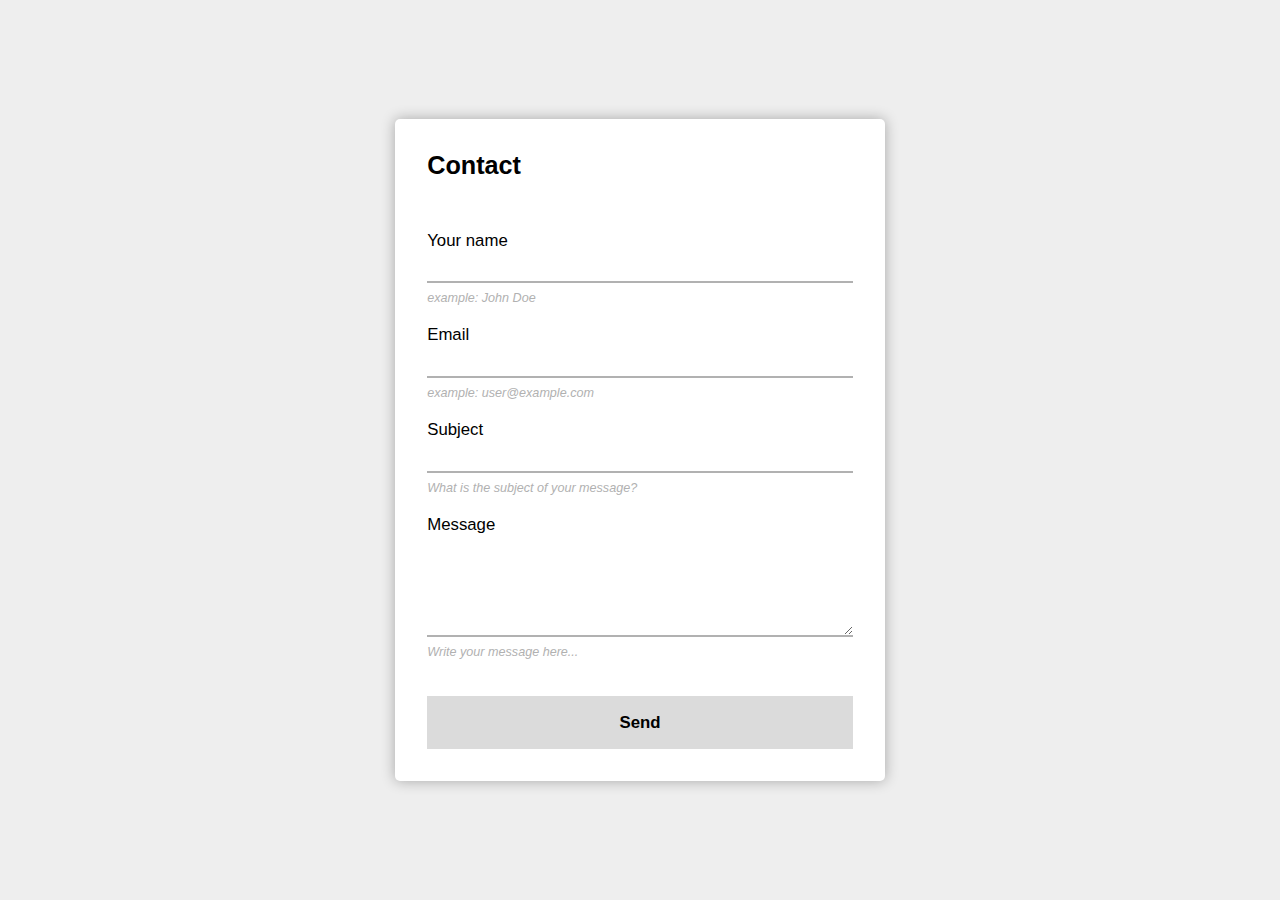
<file: WorkingWithForms/MoreExercise/08/login-form8.html>
<!doctype html>
<html lang="en">
  <head>
    <meta charset="UTF-8" />
    <meta name="viewport" content="width=device-width, initial-scale=1.0" />
    <title>Document</title>
    <link rel="stylesheet" href="login-form8.css" />
  </head>
  <body>
    <form action="" class="login">
      <fieldset>
        <legend>Contact</legend>
        <p class="field">
          <input type="text" id="name" name="name" required />
          <label for="name">Your name</label>
          <span>example: John Doe</span>
        </p>
        <p class="field">
          <input type="email" id="email" name="email" required />
          <label for="email">Email</label>
          <span>example: user@example.com</span>
        </p>
        <p class="field">
          <input type="text" id="subject" name="subject" required />
          <label for="subject">Subject</label>
          <span>What is the subject of your message?</span>
        </p>

        <p class="field">
          <textarea id="message" name="message" required></textarea>
          <label for="message">Message</label>
          <span>Write your message here...</span>
        </p>

        <input type="submit" value="Send" class="button" />
      </fieldset>
    </form>
  </body>
</html>
</file>
<file: ExamPreparation/02.AnimalRescue_Resources/style.css>
@import url("https://fonts.googleapis.com/css2?family=Edu+TAS+Beginner:wght@400..700&display=swap");

* {
  margin: 0;
  padding: 0;
  box-sizing: border-box;
}

body {
  font-family: "Edu TAS Beginner", cursive;
  font-size: 16px;
  letter-spacing: 1.5;
  box-sizing: inherit;
  max-width: 100vw;
  color: #67686b;
}

li {
  list-style: none;
}

header {
  background: linear-gradient(
      rgba(165, 163, 163, 0.107),
      rgba(165, 163, 163, 0.3)
    ),
    url(./images/background.jpg)
      no-repeat center center;
  background-size: cover;
  background-blend-mode: darken;
  padding: 2rem 0;
  text-shadow: 1px 1px 1px rgb(80, 79, 79);
}

header nav {
  display: flex;
  width: 70%;
  margin: 0 auto;
  justify-content: space-between;
  align-items: center;
}

header nav ul li {
  display: inline-block;
  list-style-type: none;
}

header nav ul li a {
  color: white;
  text-decoration: none;
  font-weight: bold;
}

header nav ul li {
  padding-right: 1em;
}

header nav img {
  width: 50px;
}

.header-title {
  color: white;
  margin: 0 auto;
  text-align: center;
  padding: 6em 0;
  width: 80%;
}

.header-title h1 {
  font-size: 50px;
  padding-bottom: 0.5em;
}

h3 {
  font-size: 24px;
}

.our-dogs-wrapper,
.contact {
  width: 80%;
  margin: 0 auto;
  padding: 2.5rem 0;
  text-align: center;
}

.blog-section p:nth-child(2),
.our-dogs p:nth-child(2),
.contact p:nth-child(2) {
  font-style: italic;
  padding-bottom: 2.5rem;
}

.contact p:nth-child(3) {
  width: 70%;
  margin: 0 auto;
}

.helpNeed {
  padding: 2.5rem 0;
  background-color: #dad7cd;
}

.helpNeed ul {
  display: flex;
  justify-content: space-around;
}

.helpNeed li {
  flex: 0 0 25%;
  text-align: center;
}

.helpNeed li h4 {
  padding-bottom: 0.8rem;
  margin-top: 30px;
  font-size: 20px;
}

.helpNeed li img {
  width: 8rem;
  height: 8rem;
}

.our-dogs {
  color: white;
  background: #588157;
}

.our-dogs ul {
  display: flex;
  justify-content: space-between;
  flex-direction: row;
  flex-wrap: wrap;
}

.our-dogs ul li img {
  width: 250px;
  height: 250px;
  padding-bottom: 0.3rem;
}

.our-dogs ul li > p:nth-child(2) {
  padding: 0;
}

.contact {
  width: 100%;
  color: white;
  background-color: #588157;
}

footer {
  background: #2d333c;
  text-align: center;
  color: white;
  padding: 1em 0;
}
</file>
<file: ExamPreparation/02.AnimalRescue_Resources/responsive.css>
@media (max-width:600px) {
    header nav{
        flex-direction: column;
        align-items: center;
    }

    header nav img{
        margin-bottom: 0.5em;
    }
    
    .header-title{
        padding: 0;
    }

    .our-dogs ul li img {
        width: 200px;
        height: 200px;
    }

    .our-dogs ul li p{
        margin-bottom: 0.5em;
    }

    .helpNeed ul{
        justify-content: center;
        flex-direction: column;
    }
}
</file>
<file: ExamPreparation/03.Musicfy_Resources/style.css>
@import url(https://fonts.googleapis.com/css2?family=Lato:ital,wght@0,100;0,300;0,400;0,700;0,900;1,100;1,300;1,400;1,700;1,900&family=Montserrat:ital,wght@0,100;0,200;0,300;0,400;0,500;0,600;0,700;0,800;0,900;1,100;1,200;1,300;1,400;1,500;1,600;1,700;1,800;1,900&display=swap);

* {
  margin: 0;
  padding: 0;
  border: 0;
  box-sizing: border-box;
}

body {
  font-family: "Lato", sans-serif;
}

h2,
h3 {
  font-family: "Montserrat", sans-serif;
}

header {
  display: flex;
  justify-content: space-between;
  align-items: center;
  background-color: black;
}

header .img-wrapper {
  width: 120px;
}

header .img-wrapper img {
  width: 70%;
}

.list-items {
  display: flex;
}

.list-items li {
  list-style-type: none;
  color: white;
  padding: 0 10px;
  margin: 10px;
  font-weight: bold;
}

main .img-wrapper {
  width: 100%;
  height: 300px;
  background-color: rgb(33, 179, 45);
  position: relative;
}

main .img-wrapper img {
  position: relative;
  top: 50px;
  width: 45%;
}

main > h2 {
  position: relative;
  color: white;
  text-align: center;
  top: -280px;
  margin: 30px 0;
}

.taxes {
  display: flex;
  justify-content: space-evenly;
  width: 90%;
  height: 400px auto;
  margin: 0 auto -220px auto;
  position: relative;
  top: -280px;
}

.taxes-card {
  text-align: center;
  border: 2px solid black;
  border-radius: 10px;
  background-color: white;
}

.taxes-card h3 {
  margin-top: 20px;
  color: #494949;
}

.taxes-card ul {
  margin-top: 20px;
  color: #494949;
  margin-left: 50px;
  text-align: left;
  width: 80%;
  padding: 20px 0;
}

.taxes-card ul li {
  margin-top: 10px;
  list-style-type: circle;
}

.taxes-card button {
  background-color: #00c133;
  padding: 10px 35px;
  border-radius: 2em;
  color: white;
  font-weight: bold;
  margin: 15px 0;
}

.taxes-card.basic footer div:first-child {
  border-right: 1px solid white;
}

.taxes footer {
  display: flex;
  justify-content: center;
}

.main-description {
  padding: 5px 7px;
  font-size: 18px;
}

.basic p {
  padding: 5px 7px;
}

.diff-form {
  width: 65%;
  margin: 80px auto;
}

.diff-form h3 {
  text-align: center;
  font-size: 40px;
  margin: 20px 0;
}

.diff-form p {
  text-align: center;
  margin: 30px 0;
}

.diff-form ul li {
  list-style-type: none;
  padding: 10px;
  display: flex;
  justify-content: space-between;
}

.diff-form ul li span {
  flex-basis: 30%;
  display: flex;
  justify-content: space-around;
}

.diff-form ul li:nth-child(even) {
  background-color: #70c185;
}

.diff-form ul li:nth-child(odd) {
  background-color: #cac8c8ed;
}

.finnance {
  display: flex;
  align-items: center;
  width: 100%;
  margin-top: 80px;
  justify-content: center;
}

.finnance .post-img-wrapper {
  width: 30%;
  float: right;
  margin-left: 100px;
}

.finnance .post-img-wrapper img {
  width: 100%;
}

.finnance h3 {
  text-align: center;
}

.finnance p {
  margin-top: 20px;
  width: 50rem;
}

footer {
  text-align: center;
  background-color: black;
  color: white;
  padding: 20px 0;
}
</file>
<file: ExamPreparation/01.Postcard_Resources/postcard.css>
@import url(https://fonts.googleapis.com/css2?family=Gochi+Hand&display=swap);

body{
    font-family: 'Gochi Hand', cursive;
    display: flex;
    justify-content: center;
    align-items: center;
    height: 100vh;
    background: #e7e7e7;
}

.postcard{
   width: 800px;
   height: 650px;
   border: 1px solid #ccc;
   border-radius: 1em;
   box-shadow: 0 3px 10px rgba(0,0,0,0.5);
   background-color: white;
    overflow: hidden;
    display: flex;
    flex-direction: column;
}

.postcard-front, .postcard-back{
    flex: 1;
    padding: 20px;
    box-sizing: border-box;
}

.postcard-front{
    position: relative;
    display: flex;
    flex-direction: column;
    align-items: center;
    border-bottom: 1px solid #ccc;
}

.postcard-front img{
    height: 100%;
    width: 100%;
    border-top-left-radius: 1em;
    border-top-right-radius: 1em;
}

.postcard-front .message{
    position: absolute;
    bottom: 30px;
    border: 1px solid #fff;
    background-color: white;
    padding: 15px 20px;
    border-radius: 1em;
    font-size: 14px;
    text-align: center;
    margin: 0 40px;
    color: #333;
    padding-bottom: 0;
}

.postcard-front h1{
    margin:0 0 10px 0;
    font-size: 22px;
}

.postcard-back{
    background-color: #f7f6f6;
    display: flex;
    flex-direction: column;
    align-items: flex-start;
    padding: 20px 40px;
}

.postcard-back h2{
    margin-top: 0;
    font-size: 22px;
    color: #333;
}

.postcard-back p{
    margin: 10px 0;
    color: #6d6d6d;
}
</file>
<file: ResponsiveWebDesign/Lab/01/media-types.css>
.banner{
    background-color: rgba(0, 0, 255, 0.774);
    color: white;
    padding: 10px;
    border-radius: 4px;
}

.top-nav ul{
    display: flex;
    padding-left: 0;
    justify-content: space-around;
}

li{
    list-style-type: none;
    border: 1px solid green;
    padding: 5px 8px;
    border-radius: 5px;
}

a{
    text-decoration: none;
}

h2{
    text-align: center;
}

.items-ctr{
    display: flex;
    justify-content: space-around;
    padding: 20px;
}

.item{
    display: flex;
    justify-content: space-around;
    border: 1px solid black;
    padding: 2em 2.5em;
    width: 35%;
}

img{
    width: 100%;
    border: 1px solid blue;
}

.img-ctr{
   width: 50%;
   display: flex;
   margin-right: 2em;
}



@media screen and (max-width: 767px) {
    .top-nav ul{
        flex-direction: column;
    }
    .top-nav ul li{
        font-size: 2.5em;
        text-align: center;
    }
    .banner{
        display: none;
    }
    .items-ctr, .item{
        flex-direction: column;
    }
    .item, .img-ctr, .text-ctr{
        width: 80%;
        margin: auto;
    }

}
</file>
<file: ResponsiveWebDesign/MoreExercise/01/simple-blog-layout.css>
*{
    padding: 0;
    margin: 0;
    box-sizing: border-box;
}

body{
    background-color: lightgrey;
    font: 14px/1.5 Lato, sans-serif;
    margin: 0;
    padding: 4em 2em;
}

.site{
    max-width: 1100px;
    background-color: white;
    padding: 1em;
    border-radius: 3px;
    box-shadow: 0 0 1em 0 rgb(0, 0, 0, 0.2);
    display: flex;
    flex-wrap: wrap;
    gap: 1em;
}

.site > *{
    border: 1px solid black;
    padding: 1em;
    border-radius: 3px;
    flex: 1 1 auto;
}

.site-header, .site-footer{
    flex: 1 1 100%;
}

.site > main{
    flex-grow: 7;
}

.site > aside{
    flex-grow: 3;
}

.site + .site{
    margin-top: 4em;
}

@media (max-width: 1100px) {
    .site{
        flex-direction: column;
    }
}
</file>
<file: ResponsiveWebDesign/MoreExercise/02/blog-layout.css>
* {
  padding: 0;
  margin: 0;
  box-sizing: border-box;
}

body {
  background-color: lightgrey;
  font:
    14px/1.5 Lato,
    sans-serif;
  padding: 2em;
}

h1 {
  color: rgb(0, 138, 41);
  padding: 1em 1.5em;
  background-color: rgb(236, 236, 236);
}

h2 {
  color: rgb(49, 49, 49);
  padding-bottom: 0.5em;
}

p {
  padding-bottom: 1.5em;
}

.site {
  max-width: 1100px;
  margin: auto;
  background-color: white;
  border-radius: 3px;
  box-shadow: 0 0 1em 0 rgb(0, 0, 0, 0.2);
  overflow: hidden;
}

.site > header {
  margin-bottom: 2em;
}

.site > footer {
  background-color: rgb(61, 61, 61);
  color: white;
  width: 100%;
  text-align: center;
  padding: 1em;
  margin-top: 1em;
}

.site > footer p:last-of-type {
  padding-bottom: 0%;
}

.site-content {
  display: flex;
  gap: 2em;
  padding: 0 3em;
}

.menu > ul {
  display: flex;
}

.menu ul li {
  list-style-type: none;
  flex: 1 0 auto;
}

.menu a {
  display: block;
  background-color: rgb(61, 61, 61);
  color: white;
  text-decoration: none;
  padding: 1em 1.5em;
}

.menu a:hover {
  background-color: rgb(88, 88, 88);
}

@media screen and (max-width: 640px) {
  .site-content {
    flex-direction: column;
  }
  .menu > ul {
    flex-direction: column;
  }
  .menu ul li {
    text-align: center;
    border: 1px solid rgb(87, 87, 87);
  }
}
</file>
<file: ResponsiveWebDesign/MoreExercise/10/card-online-course.css>
*{
    padding: 0;
    margin: 0;
    box-sizing: border-box;
}

body{
    min-height: 100vh;
    padding: 3em 2em;
    font: 14px/1.5 "PT Sans", sans-serif;
}

.cards-list{
    display: flex;
    flex-wrap: wrap;
    gap: 2em;
    max-width: 1240px;
    margin: 0 auto;
}

.card{
    flex: 1 0 380px;
    position: relative;
    display: flex;
    flex-direction: column;
    color: rgb(34, 34, 34);
    padding: 1.3em;
    background-color: #f8f8f8;
}
</file>
<file: WorkingWithForms/Lab/01/form.css>
*{
    font-family: 14px/1.5 "Lato", sans-serif;
}

.code{
    background-color: #f4f4f4;
    border: 1px solid #ccc;
    border-radius: 5px;
    margin: 20px 0;
}

#search-get, #search-post {
    padding: 10px;
    border: 1px solid #ccc;
    border-radius: 3px;
}
</file>
<file: WorkingWithForms/MoreExercise/01/login-form.css>
*{
    padding: 0;
    margin: 0;
    box-sizing: border-box;
}

html{
    font: 14px/1.5 "Lato", sans-serif;
}

body{
    padding: 2em;
    background: #eee;
    min-height: 100vh;
    display: flex;
    justify-content: center;
    align-items: center;
}

.login{
    flex: 0 0 35em;
    display: flex;
    flex-wrap: wrap;
    margin: 0 auto;
    background: white;
    border-radius: 5px;
    padding: 2em;
    box-shadow: 0 0 1em 0 rgba(0, 0, 0, 0.3);
}

.login fieldset{
    display: block;
    width: 100%;
    border: none;
    padding: 0.3em;
}

legend{
    display: block;
    font-size: 1.8em;
    font-weight: bold;
    border-bottom: 2px solid #b1b1b1;
    padding-bottom: 1em;
}

.login label{
    display: block;
    font-weight: bold;
    font-size: 1.2em;
}

.login input{
    display: block;
    width: 100%;
    padding: 0.5em;
    font-size: 1.1em;
    border: 1px solid #b1b1b1;
    border-radius: 0.3em;
    padding: 1em 1.5em;
}

.login input[type="submit"]{
    background: #ff8800;
    color: white;
    border: none;
    font-weight: bold;
    cursor: pointer;
    padding: 1.5em 2em;
    margin: 2em auto 0;
    font-size: 1.2em;
}

.login .field{
    display: flex;
    flex-direction: column;
    margin-top: 1em;
}

.login input:required ~ label::after{
    content: '*';
    color: red;
    padding: 0.3em;
    display: inline-block;
}

.login label{
    order: -1;
}
</file>
<file: WorkingWithForms/MoreExercise/02/login-form2.css>
@import url("https://cdnjs.cloudflare.com/ajax/libs/font-awesome/6.5.1/css/all.min.css");

*{
    padding: 0;
    margin: 0;
    box-sizing: border-box;
}

html{
    font: 14px/1.5 "Lato", sans-serif;
}

body{
    padding: 2em;
    background: #eee;
    min-height: 100vh;
    display: flex;
    justify-content: center;
    align-items: center;
}

.login{
    flex: 0 0 35em;
    display: flex;
    flex-wrap: wrap;
    margin: 0 auto;
    background: white;
    border-radius: 5px;
    padding: 2em;
    box-shadow: 0 0 1em 0 rgba(0, 0, 0, 0.3);
}

.login fieldset{
    display: block;
    width: 100%;
    border: none;
    padding: 0.3em;
}

legend{
    display: block;
    font-size: 1.8em;
    font-weight: bold;
    border-bottom: 2px solid #b1b1b1;
    padding-bottom: 1em;
}

.login label{
    display: block;
    font-weight: bold;
    font-size: 1.2em;
}

.login input{
    display: block;
    width: 100%;
    padding: 0.5em;
    font-size: 1.1em;
    border: 1px solid #b1b1b1;
    border-radius: 0.3em;
    padding: 1em 1.5em;
}

.login input[type="submit"]{
    background: #ff8800;
    color: white;
    border: none;
    font-weight: bold;
    cursor: pointer;
    padding: 1.5em 2em;
    margin: 2em auto 0;
    font-size: 1.2em;
}

.login .field{
    display: flex;
    flex-direction: column;
    margin-top: 1em;
    position: relative;
}

.login  .field label::before{
    display: block;
    position: absolute;
    top: 0;
    right: 0; 
    font-family: "Font Awesome 6 Free";
    top: 12px;
}

.login input:required ~ label::after{
    content: '*';
    color: red;
    padding: 0.3em;
    display: inline-block;
}

.login .field label{
    order: -1;
}

.login .field input[type= "email"] ~ label::before{
    content: '\f0e0';
}

.login .field input[type= "password"] ~ label::before{
    content: '\f084';
}

.login .field span{
    font-size: 0.9em;
    color: #b1b1b1;
    margin-top: 0.5em;
    font-style: italic;
}
</file>
<file: WorkingWithForms/MoreExercise/04/login-form4.css>
@import url("https://cdnjs.cloudflare.com/ajax/libs/font-awesome/6.5.1/css/all.min.css");

*{
    padding: 0;
    margin: 0;
    box-sizing: border-box;
}

html{
    font: 14px/1.5 "Lato", sans-serif;
}

body{
    padding: 2em;
    background: #eee;
    min-height: 100vh;
    display: flex;
    justify-content: center;
    align-items: center;
}

.login{
    flex: 0 0 35em;
    display: flex;
    flex-wrap: wrap;
    margin: 0 auto;
    background: white;
    border-radius: 5px;
    padding: 2em;
    box-shadow: 0 0 1em 0 rgba(0, 0, 0, 0.3);
}

.login fieldset{
    display: block;
    width: 100%;
    border: none;
    padding: 0.3em;
}

legend{
    display: block;
    font-size: 1.8em;
    font-weight: bold;
    padding-bottom: 1em;
}

.login label{
    display: block;
    font-weight: bold;
    font-size: 1.2em;
}

.login input{
    display: block;
    width: 100%;
    padding: 0.5em;
    border: none;
    border-bottom: 2px solid #b1b1b1;
}

.login input[type="submit"]{
    background: #dbdbdb;
    color: rgb(0, 0, 0);
    border: none;
    font-weight: bold;
    cursor: pointer;
    padding: 1em;
    margin: 2em auto 0;
    font-size: 1.2em;
}

.login .field{
    display: flex;
    flex-direction: column;
    margin-top: 1em;
    position: relative;
}

.login  .field label::before{
    display: block;
    position: absolute;
    top: 0;
    right: 0; 
    font-family: "Font Awesome 6 Free";
    top: 12px;
}

.login .field label{
    order: -1;
} 

.login .field span{
    font-size: 0.9em;
    color: #b1b1b1;
    margin-top: 0.5em;
    font-style: italic;
}
</file>
<file: WorkingWithForms/MoreExercise/05/login-form5.css>
@import url("https://cdnjs.cloudflare.com/ajax/libs/font-awesome/6.5.1/css/all.min.css");

*{
    padding: 0;
    margin: 0;
    box-sizing: border-box;
}

html{
    font: 14px/1.5 "Lato", sans-serif;
}

body{
    padding: 2em;
    background: #eee;
    min-height: 100vh;
    display: flex;
    justify-content: center;
    align-items: center;
}

h2{
    font-size: 2em;
    font-weight: bold;
    text-align: center;
    margin-bottom: 2em;
}

.login{
    flex: 0 0 35em;
    display: flex;
    flex-wrap: wrap;
    margin: 0 auto;
    background: white;
    border-radius: 5px;
    padding: 2em;
    box-shadow: 0 0 1em 0 rgba(0, 0, 0, 0.3);
}

.login fieldset{
    display: block;
    width: 100%;
    padding: 2em;
    margin-bottom: 1.5em;
    border-radius: 0.3em;
    border-color: #dddddd;
}

legend{
    font-weight: bold;
    padding: 0.5em 1em;
}

.login label{
    display: block;
    font-weight: bold;
    font-size: 1.2em;
}

.login input{
    display: block;
    width: 100%;
    padding: 0.5em;
    border: none;
    border-bottom: 2px solid #c5c5c5;
}

.login input[type="submit"]{
    background: #dbdbdb;
    color: rgb(0, 0, 0);
    border: none;
    font-weight: bold;
    cursor: pointer;
    padding: 1em;
    margin: 2em auto 0;
    font-size: 1.2em;
}

.login .field{
    display: flex;
    flex-direction: column;
    margin-top: 1em;
    position: relative;
}

.login  .field label::before{
    display: block;
    position: absolute;
    top: 0;
    right: 0; 
    font-family: "Font Awesome 6 Free";
    top: 12px;
}

.login .field label{
    order: -1;
} 

.login .field span{
    font-size: 0.9em;
    color: #b1b1b1;
    margin-top: 0.5em;
    font-style: italic;
}
</file>
<file: WorkingWithForms/MoreExercise/08/login-form8.css>
@import url("https://cdnjs.cloudflare.com/ajax/libs/font-awesome/6.5.1/css/all.min.css");

*{
    padding: 0;
    margin: 0;
    box-sizing: border-box;
}

html{
    font: 14px/1.5 "Lato", sans-serif;
}

body{
    padding: 2em;
    background: #eee;
    min-height: 100vh;
    display: flex;
    justify-content: center;
    align-items: center;
}

.login{
    flex: 0 0 35em;
    display: flex;
    flex-wrap: wrap;
    margin: 0 auto;
    background: white;
    border-radius: 5px;
    padding: 2em;
    box-shadow: 0 0 1em 0 rgba(0, 0, 0, 0.3);
}

.login fieldset{
    display: block;
    width: 100%;
    border: none;
    padding: 0.3em;
}

legend{
    display: block;
    font-size: 1.8em;
    font-weight: bold;
    padding-bottom: 1em;
}

.login label{
    display: block;
    font-weight: 400;
    font-size: 1.2em;
}

.login input, .login textarea{
    display: block;
    width: 100%;
    padding: 0.5em;
    border: none;
    border-bottom: 2px solid #b1b1b1;
}

.login input[type="submit"]{
    background: #dbdbdb;
    color: rgb(0, 0, 0);
    border: none;
    font-weight: bold;
    cursor: pointer;
    padding: 1em;
    margin: 2em auto 0;
    font-size: 1.2em;
}

.login .field{
    display: flex;
    flex-direction: column;
    margin-top: 1em;
    position: relative;
}

.login  .field label::before{
    display: block;
    position: absolute;
    top: 0;
    right: 0; 
    font-family: "Font Awesome 6 Free";
    top: 12px;
}

.login .field label{
    order: -1;
} 

.login .field span{
    font-size: 0.9em;
    color: #b1b1b1;
    margin-top: 0.5em;
    font-style: italic;
}

.login textarea{
    resize: vertical;
    min-height: 100px;
}
</file>
